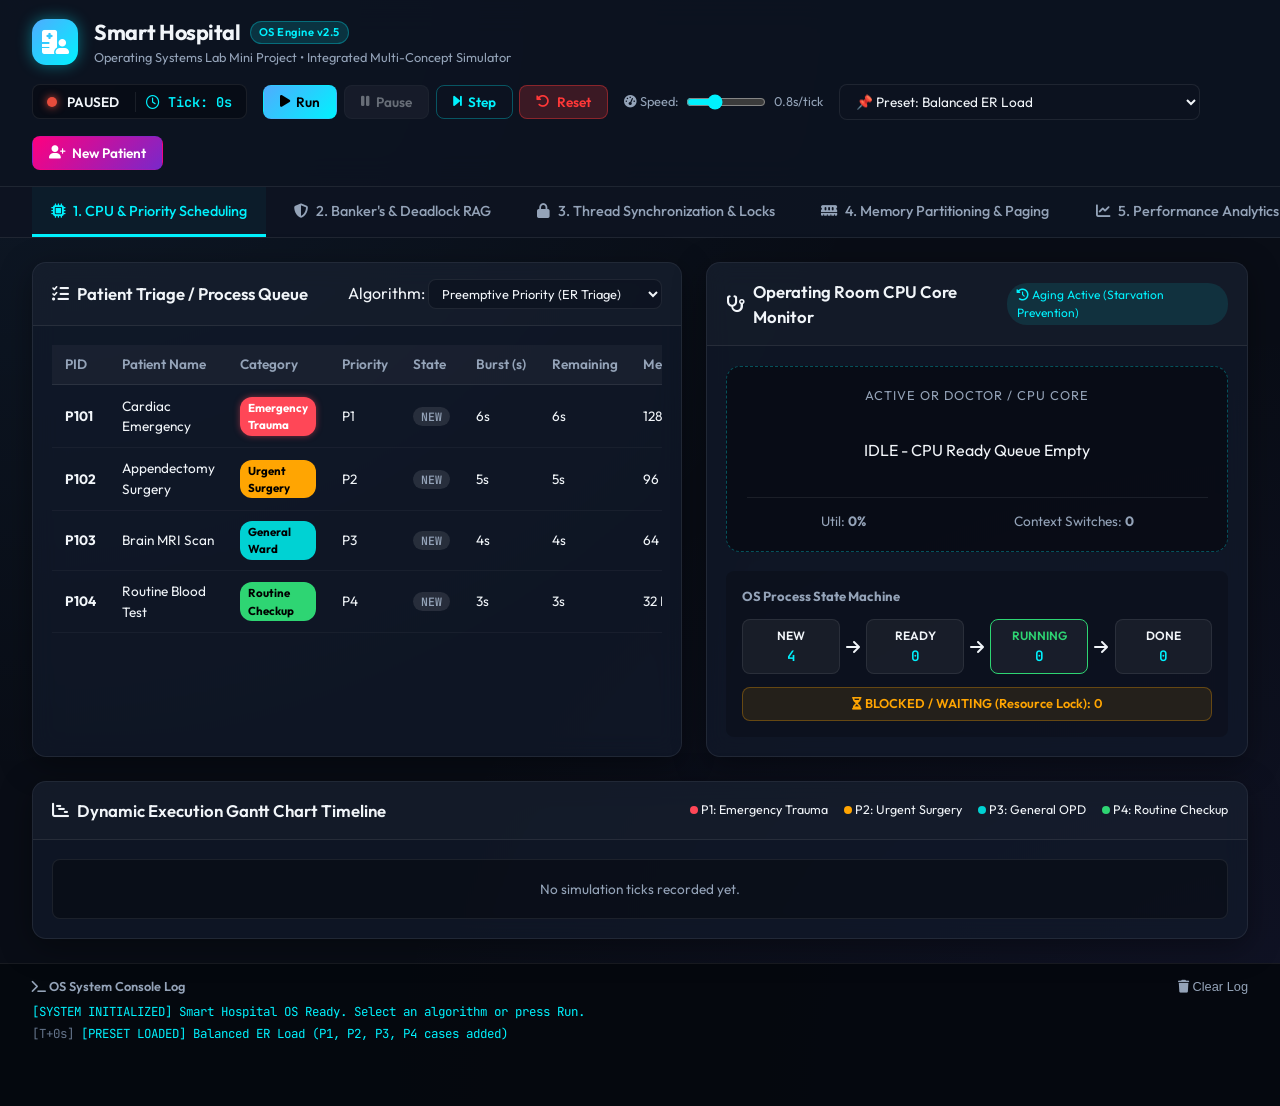
<file: operating systems lab project/index.html>
<!DOCTYPE html>
<html lang="en">
<head>
    <meta charset="UTF-8">
    <meta name="viewport" content="width=device-width, initial-scale=1.0">
    <title>Smart Hospital OS - Emergency & Resource Management Simulator</title>
    <!-- Google Fonts -->
    <link rel="preconnect" href="https://fonts.googleapis.com">
    <link rel="preconnect" href="https://fonts.gstatic.com" crossorigin>
    <link href="https://fonts.googleapis.com/css2?family=Outfit:wght@300;400;500;600;700&family=JetBrains+Mono:wght@400;500;700&display=swap" rel="stylesheet">
    <!-- FontAwesome Icons -->
    <link rel="stylesheet" href="https://cdnjs.cloudflare.com/ajax/libs/font-awesome/6.4.0/css/all.min.css">
    <link rel="stylesheet" href="css/styles.css">
</head>
<body>
    <div class="app-container">
        <!-- Top Navbar -->
        <header class="navbar">
            <div class="logo">
                <div class="logo-icon"><i class="fa-solid fa-hospital-user"></i></div>
                <div class="logo-text">
                    <h1>Smart Hospital <span class="badge-os">OS Engine v2.5</span></h1>
                    <p>Operating Systems Lab Mini Project • Integrated Multi-Concept Simulator</p>
                </div>
            </div>

            <!-- Global Simulation Control Panel -->
            <div class="controls-bar">
                <div class="sim-status">
                    <span class="status-indicator" id="status-indicator"></span>
                    <span id="status-text">PAUSED</span>
                    <span class="clock-display"><i class="fa-regular fa-clock"></i> Tick: <span id="tick-counter">0</span>s</span>
                </div>

                <div class="btn-group">
                    <button id="btn-play" class="btn btn-primary" title="Start / Resume Simulation"><i class="fa-solid fa-play"></i> Run</button>
                    <button id="btn-pause" class="btn btn-secondary" title="Pause Simulation" disabled><i class="fa-solid fa-pause"></i> Pause</button>
                    <button id="btn-step" class="btn btn-outline" title="Execute Next Clock Tick"><i class="fa-solid fa-step-forward"></i> Step</button>
                    <button id="btn-reset" class="btn btn-danger" title="Reset Simulation State"><i class="fa-solid fa-rotate-left"></i> Reset</button>
                </div>

                <div class="speed-control">
                    <label for="speed-range"><i class="fa-solid fa-gauge-high"></i> Speed:</label>
                    <input type="range" id="speed-range" min="200" max="2000" step="100" value="800">
                    <span id="speed-val">0.8s/tick</span>
                </div>

                <div class="preset-selector">
                    <select id="preset-select" class="form-select">
                        <option value="default">📌 Preset: Balanced ER Load</option>
                        <option value="mass_casualty">🚨 Scenario 1: Mass Casualty (Priority Preemption)</option>
                        <option value="deadlock_risk">⚠️ Scenario 2: Resource Contention (Deadlock Risk)</option>
                        <option value="memory_stress">💾 Scenario 3: Heavy Paging & Memory Pressure</option>
                    </select>
                </div>

                <button id="btn-add-patient" class="btn btn-accent"><i class="fa-solid fa-user-plus"></i> New Patient</button>
            </div>
        </header>

        <!-- OS Concepts Navigation Tabs -->
        <nav class="nav-tabs">
            <button class="tab-btn active" data-tab="tab-scheduling">
                <i class="fa-solid fa-microchip"></i> 1. CPU & Priority Scheduling
            </button>
            <button class="tab-btn" data-tab="tab-deadlock">
                <i class="fa-solid fa-shield-halved"></i> 2. Banker's & Deadlock RAG
            </button>
            <button class="tab-btn" data-tab="tab-sync">
                <i class="fa-solid fa-lock"></i> 3. Thread Synchronization & Locks
            </button>
            <button class="tab-btn" data-tab="tab-memory">
                <i class="fa-solid fa-memory"></i> 4. Memory Partitioning & Paging
            </button>
            <button class="tab-btn" data-tab="tab-analytics">
                <i class="fa-solid fa-chart-line"></i> 5. Performance Analytics
            </button>
        </nav>

        <!-- Main Workspace Viewports -->
        <main class="main-content">
            <!-- TAB 1: CPU & PRIORITY SCHEDULING -->
            <section id="tab-scheduling" class="tab-page active">
                <div class="grid-2col">
                    <!-- Left: Process Queue & PCB Monitor -->
                    <div class="card">
                        <div class="card-header">
                            <h3><i class="fa-solid fa-list-check"></i> Patient Triage / Process Queue</h3>
                            <div class="scheduler-algorithm-select">
                                <label for="algo-select">Algorithm:</label>
                                <select id="algo-select" class="form-select-sm">
                                    <option value="priority_p" selected>Preemptive Priority (ER Triage)</option>
                                    <option value="rr">Round Robin (Time Quantum = 2s)</option>
                                    <option value="sjf">Shortest Job First (SJF)</option>
                                    <option value="fcfs">First-Come, First-Served (FCFS)</option>
                                </select>
                            </div>
                        </div>
                        <div class="card-body">
                            <div class="table-responsive">
                                <table class="data-table" id="pcb-table">
                                    <thead>
                                        <tr>
                                            <th>PID</th>
                                            <th>Patient Name</th>
                                            <th>Category</th>
                                            <th>Priority</th>
                                            <th>State</th>
                                            <th>Burst (s)</th>
                                            <th>Remaining</th>
                                            <th>Mem (KB)</th>
                                            <th>Resource Claim</th>
                                            <th>Action</th>
                                        </tr>
                                    </thead>
                                    <tbody id="pcb-table-body">
                                        <!-- Dynamic PCB rows injected here -->
                                    </tbody>
                                </table>
                            </div>
                        </div>
                    </div>

                    <!-- Right: CPU Core Execution & Live State -->
                    <div class="card">
                        <div class="card-header">
                            <h3><i class="fa-solid fa-stethoscope"></i> Operating Room CPU Core Monitor</h3>
                            <span class="badge-active" id="aging-badge"><i class="fa-solid fa-clock-rotate-left"></i> Aging Active (Starvation Prevention)</span>
                        </div>
                        <div class="card-body">
                            <div class="cpu-core-display">
                                <div class="cpu-box">
                                    <div class="cpu-title">Active OR Doctor / CPU Core</div>
                                    <div class="cpu-content" id="cpu-current-process">
                                        <span class="idle-text">IDLE - Ready Queue Empty</span>
                                    </div>
                                    <div class="cpu-metrics" id="cpu-live-metrics">
                                        <span>Util: <strong id="cpu-util-val">0%</strong></span>
                                        <span>Context Switches: <strong id="cpu-cs-val">0</strong></span>
                                    </div>
                                </div>

                                <div class="process-state-diagram">
                                    <h4>OS Process State Machine</h4>
                                    <div class="states-flow">
                                        <div class="state-node" id="state-new">NEW <span class="count" id="cnt-new">0</span></div>
                                        <i class="fa-solid fa-arrow-right"></i>
                                        <div class="state-node" id="state-ready">READY <span class="count" id="cnt-ready">0</span></div>
                                        <i class="fa-solid fa-arrow-right"></i>
                                        <div class="state-node running" id="state-running">RUNNING <span class="count" id="cnt-running">0</span></div>
                                        <i class="fa-solid fa-arrow-right"></i>
                                        <div class="state-node" id="state-terminated">DONE <span class="count" id="cnt-terminated">0</span></div>
                                    </div>
                                    <div class="waiting-state-sub" id="state-waiting">
                                        <i class="fa-solid fa-hourglass-half"></i> BLOCKED / WAITING (Resource Lock): <span class="count" id="cnt-waiting">0</span>
                                    </div>
                                </div>
                            </div>
                        </div>
                    </div>
                </div>

                <!-- Live Timeline Gantt Chart -->
                <div class="card margin-top">
                    <div class="card-header">
                        <h3><i class="fa-solid fa-chart-gantt"></i> Dynamic Execution Gantt Chart Timeline</h3>
                        <div class="gantt-legend">
                            <span class="legend-item P1"><span class="dot"></span> P1: Emergency Trauma</span>
                            <span class="legend-item P2"><span class="dot"></span> P2: Urgent Surgery</span>
                            <span class="legend-item P3"><span class="dot"></span> P3: General OPD</span>
                            <span class="legend-item P4"><span class="dot"></span> P4: Routine Checkup</span>
                        </div>
                    </div>
                    <div class="card-body">
                        <div class="gantt-container" id="gantt-timeline">
                            <div class="gantt-empty">No simulation ticks recorded yet. Click "Run" or "Step" to begin.</div>
                        </div>
                    </div>
                </div>
            </section>

            <!-- TAB 2: BANKER'S ALGORITHM & DEADLOCK RAG GRAPH -->
            <section id="tab-deadlock" class="tab-page">
                <div class="grid-2col">
                    <!-- Left: Banker's Matrix & Safety Evaluation -->
                    <div class="card">
                        <div class="card-header">
                            <h3><i class="fa-solid fa-calculator"></i> Banker's Algorithm - Resource Matrices</h3>
                            <button id="btn-check-safety" class="btn btn-secondary btn-sm"><i class="fa-solid fa-check-double"></i> Check Safe State</button>
                        </div>
                        <div class="card-body">
                            <div class="banker-matrices">
                                <div class="matrix-box">
                                    <h4>Available Resources</h4>
                                    <div class="res-counters" id="banker-available-res">
                                        <!-- Injected dynamically -->
                                    </div>
                                </div>

                                <div class="matrix-tables-grid">
                                    <div class="matrix-sub">
                                        <h4>Allocation Matrix</h4>
                                        <div id="matrix-allocation-container"></div>
                                    </div>
                                    <div class="matrix-sub">
                                        <h4>Max Claim Matrix</h4>
                                        <div id="matrix-max-container"></div>
                                    </div>
                                    <div class="matrix-sub">
                                        <h4>Need Matrix (Max - Alloc)</h4>
                                        <div id="matrix-need-container"></div>
                                    </div>
                                </div>
                            </div>

                            <div class="safety-result-panel" id="safety-result">
                                <div class="alert alert-info">
                                    <i class="fa-solid fa-circle-info"></i> Click <strong>"Check Safe State"</strong> or request resources to run the Banker's Safety Verification.
                                </div>
                            </div>
                        </div>
                    </div>

                    <!-- Right: Resource Allocation Graph (RAG) -->
                    <div class="card">
                        <div class="card-header">
                            <h3><i class="fa-solid fa-diagram-project"></i> Interactive Resource Allocation Graph (RAG)</h3>
                            <button id="btn-detect-deadlock" class="btn btn-danger btn-sm"><i class="fa-solid fa-triangle-exclamation"></i> Detect Cycle</button>
                        </div>
                        <div class="card-body">
                            <div class="rag-canvas-wrapper">
                                <canvas id="rag-canvas" width="550" height="380"></canvas>
                                <div class="rag-legend">
                                    <span><i class="fa-solid fa-circle node-proc"></i> Process (Patient)</span>
                                    <span><i class="fa-solid fa-square node-res"></i> Resource (Equipment)</span>
                                    <span><i class="fa-solid fa-arrow-right edge-alloc"></i> Allocation (Held)</span>
                                    <span><i class="fa-solid fa-arrow-right edge-req"></i> Request (Wait)</span>
                                </div>
                            </div>
                            <div id="rag-detection-banner" class="rag-banner">
                                <span id="rag-status-text">Status: Normal - No Deadlock Cycles Detected</span>
                            </div>
                        </div>
                    </div>
                </div>
            </section>

            <!-- TAB 3: THREAD SYNCHRONIZATION & MUTEX LOCKS -->
            <section id="tab-sync" class="tab-page">
                <div class="card">
                    <div class="card-header">
                        <h3><i class="fa-solid fa-lock"></i> Critical Section & Semaphore / Mutex Monitor</h3>
                        <p class="subtitle">Ensures exclusive access to shared medical units (ICU, Ventilator, MRI, Surgery Suite) to avoid race conditions.</p>
                    </div>
                    <div class="card-body">
                        <div class="resources-sync-grid" id="sync-resources-grid">
                            <!-- Dynamically generated mutex cards for ICU, Ventilator, MRI, Surgery Room -->
                        </div>
                    </div>
                </div>
            </section>

            <!-- TAB 4: MEMORY MANAGEMENT & PAGING -->
            <section id="tab-memory" class="tab-page">
                <div class="grid-2col">
                    <!-- Left: Main Memory Allocation (First-Fit, Best-Fit, Worst-Fit) -->
                    <div class="card">
                        <div class="card-header">
                            <h3><i class="fa-solid fa-hard-drive"></i> Main Memory Partitioning</h3>
                            <div class="fit-algorithm-select">
                                <label for="mem-algo-select">Policy:</label>
                                <select id="mem-algo-select" class="form-select-sm">
                                    <option value="first_fit" selected>First-Fit</option>
                                    <option value="best_fit">Best-Fit</option>
                                    <option value="worst_fit">Worst-Fit</option>
                                </select>
                            </div>
                        </div>
                        <div class="card-body">
                            <div class="memory-stats-summary">
                                <span>Total Memory: <strong>1024 KB</strong></span>
                                <span>Used: <strong id="mem-used-val">0 KB</strong></span>
                                <span>Free: <strong id="mem-free-val">1024 KB</strong></span>
                                <span>Ext. Fragmentation: <strong id="mem-frag-val">0 KB</strong></span>
                            </div>

                            <div class="memory-visualizer" id="memory-map-bar">
                                <!-- Memory blocks rendered dynamically -->
                            </div>
                        </div>
                    </div>

                    <!-- Right: Virtual Memory Paging & Page Replacement -->
                    <div class="card">
                        <div class="card-header">
                            <h3><i class="fa-solid fa-layer-group"></i> Virtual Memory Page Table & LRU / FIFO Simulation</h3>
                            <div class="page-algo-select">
                                <label for="page-algo-select">Page Replacement:</label>
                                <select id="page-algo-select" class="form-select-sm">
                                    <option value="lru" selected>LRU (Least Recently Used)</option>
                                    <option value="fifo">FIFO (First-In, First-Out)</option>
                                </select>
                            </div>
                        </div>
                        <div class="card-body">
                            <div class="paging-stats">
                                <span class="badge-metric"><i class="fa-solid fa-circle-check"></i> Page Hits: <strong id="page-hits-val">0</strong></span>
                                <span class="badge-metric danger"><i class="fa-solid fa-circle-xmark"></i> Page Faults: <strong id="page-faults-val">0</strong></span>
                                <span class="badge-metric info">Hit Ratio: <strong id="page-ratio-val">100%</strong></span>
                            </div>

                            <div class="page-frames-wrapper">
                                <h4>Physical Page Frames (4 Frames Available)</h4>
                                <div class="page-frames-grid" id="page-frames-container">
                                    <!-- Dynamic frames -->
                                </div>
                            </div>

                            <div class="page-request-simulator margin-top">
                                <h4>Simulate Patient Medical File Page Request</h4>
                                <div class="input-group">
                                    <input type="number" id="page-req-input" min="0" max="15" value="3" class="form-control-sm" placeholder="Page # (0-15)">
                                    <button id="btn-request-page" class="btn btn-secondary btn-sm"><i class="fa-solid fa-file-export"></i> Access Page</button>
                                </div>
                                <div id="page-request-log" class="page-log-box">Log: Access records to see page hits and faults.</div>
                            </div>
                        </div>
                    </div>
                </div>
            </section>

            <!-- TAB 5: ANALYTICS & OS COMPARATIVE METRICS -->
            <section id="tab-analytics" class="tab-page">
                <div class="grid-3col">
                    <div class="stat-card">
                        <div class="stat-icon"><i class="fa-solid fa-stopwatch"></i></div>
                        <div class="stat-info">
                            <h4>Avg Waiting Time</h4>
                            <span class="stat-value" id="stat-avg-wait">0.00 s</span>
                        </div>
                    </div>
                    <div class="stat-card">
                        <div class="stat-icon"><i class="fa-solid fa-right-left"></i></div>
                        <div class="stat-info">
                            <h4>Avg Turnaround Time</h4>
                            <span class="stat-value" id="stat-avg-turnaround">0.00 s</span>
                        </div>
                    </div>
                    <div class="stat-card">
                        <div class="stat-icon"><i class="fa-solid fa-bolt"></i></div>
                        <div class="stat-info">
                            <h4>CPU Throughput</h4>
                            <span class="stat-value" id="stat-throughput">0.00 proc/min</span>
                        </div>
                    </div>
                </div>

                <div class="card margin-top">
                    <div class="card-header">
                        <h3><i class="fa-solid fa-square-poll-vertical"></i> Operating System Concept Audit & Assessment Table</h3>
                    </div>
                    <div class="card-body">
                        <table class="data-table">
                            <thead>
                                <tr>
                                    <th>OS Concept</th>
                                    <th>Implementation Method</th>
                                    <th>Hospital Real-World Mapping</th>
                                    <th>Current Active Status</th>
                                </tr>
                            </thead>
                            <tbody>
                                <tr>
                                    <td><strong>1. CPU & Priority Scheduling</strong></td>
                                    <td>Preemptive Priority / RR / SJF with Context Switching</td>
                                    <td>Emergency Triage (P1 Trauma vs P4 Routine)</td>
                                    <td><span class="status-badge green">ACTIVE</span></td>
                                </tr>
                                <tr>
                                    <td><strong>2. Process Management</strong></td>
                                    <td>Process Control Block (PCB), State Transitions</td>
                                    <td>Patient Treatment Lifecycle (Arrival to Discharge)</td>
                                    <td><span class="status-badge green">ACTIVE</span></td>
                                </tr>
                                <tr>
                                    <td><strong>3. Thread Synchronization</strong></td>
                                    <td>Mutex Locks & Counting Semaphores</td>
                                    <td>Shared Medical Equipment (ICU, Surgery Suite, MRI)</td>
                                    <td><span class="status-badge green">ACTIVE</span></td>
                                </tr>
                                <tr>
                                    <td><strong>4. Deadlock Management</strong></td>
                                    <td>Banker's Safety Algorithm & RAG Cycle Detection</td>
                                    <td>Preventing multi-equipment surgical deadlock</td>
                                    <td><span class="status-badge green">ACTIVE</span></td>
                                </tr>
                                <tr>
                                    <td><strong>5. Memory & Paging</strong></td>
                                    <td>First-Fit/Best-Fit Allocation & LRU/FIFO Paging</td>
                                    <td>Patient Medical Files & Diagnostic Image Buffers</td>
                                    <td><span class="status-badge green">ACTIVE</span></td>
                                </tr>
                            </tbody>
                        </table>
                    </div>
                </div>
            </section>
        </main>

        <!-- Bottom Execution Log Streamer -->
        <footer class="log-footer">
            <div class="log-header">
                <span><i class="fa-solid fa-terminal"></i> OS System Console Log</span>
                <button id="btn-clear-log" class="btn-text-sm"><i class="fa-solid fa-trash"></i> Clear Log</button>
            </div>
            <div class="log-content" id="os-log-container">
                <div class="log-entry system">[SYSTEM INITIALIZED] Smart Hospital OS Ready. Select an algorithm or press Run.</div>
            </div>
        </footer>
    </div>

    <!-- Modal: Add New Patient / Process -->
    <div class="modal-overlay" id="add-patient-modal">
        <div class="modal-card">
            <div class="modal-header">
                <h3><i class="fa-solid fa-user-plus"></i> Register New Hospital Patient Process</h3>
                <button class="modal-close" id="modal-close-btn">&times;</button>
            </div>
            <form id="add-patient-form">
                <div class="modal-body">
                    <div class="form-group">
                        <label for="input-patient-name">Patient Name / Condition:</label>
                        <input type="text" id="input-patient-name" class="form-control" placeholder="e.g. Cardiac Arrest Case" required>
                    </div>

                    <div class="grid-2col-compact">
                        <div class="form-group">
                            <label for="input-priority">Priority Level:</label>
                            <select id="input-priority" class="form-control">
                                <option value="1">P1 - Emergency Trauma (Highest)</option>
                                <option value="2" selected>P2 - Urgent Surgery</option>
                                <option value="3">P3 - General OPD Ward</option>
                                <option value="4">P4 - Routine Checkup (Lowest)</option>
                            </select>
                        </div>

                        <div class="form-group">
                            <label for="input-burst">Burst Time (seconds):</label>
                            <input type="number" id="input-burst" min="1" max="20" value="4" class="form-control" required>
                        </div>
                    </div>

                    <div class="grid-2col-compact">
                        <div class="form-group">
                            <label for="input-memory">Memory Needed (KB):</label>
                            <input type="number" id="input-memory" min="32" max="256" step="16" value="128" class="form-control" required>
                        </div>

                        <div class="form-group">
                            <label for="input-resource">Primary Equipment Required:</label>
                            <select id="input-resource" class="form-control">
                                <option value="none">None (General Ward)</option>
                                <option value="ICU">ICU Bed</option>
                                <option value="Ventilator">Ventilator</option>
                                <option value="MRI">MRI Scanner</option>
                                <option value="OR">Surgery Room</option>
                            </select>
                        </div>
                    </div>
                </div>
                <div class="modal-footer">
                    <button type="button" class="btn btn-secondary" id="modal-cancel-btn">Cancel</button>
                    <button type="submit" class="btn btn-primary"><i class="fa-solid fa-plus"></i> Add Process to Queue</button>
                </div>
            </form>
        </div>
    </div>

    <!-- Application JavaScript Modules -->
    <script src="js/process_manager.js"></script>
    <script src="js/cpu_scheduler.js"></script>
    <script src="js/banker_rag.js"></script>
    <script src="js/synchronization.js"></script>
    <script src="js/memory_manager.js"></script>
    <script src="js/os_engine.js"></script>
    <script src="js/ui_controller.js"></script>
</body>
</html>
</file>
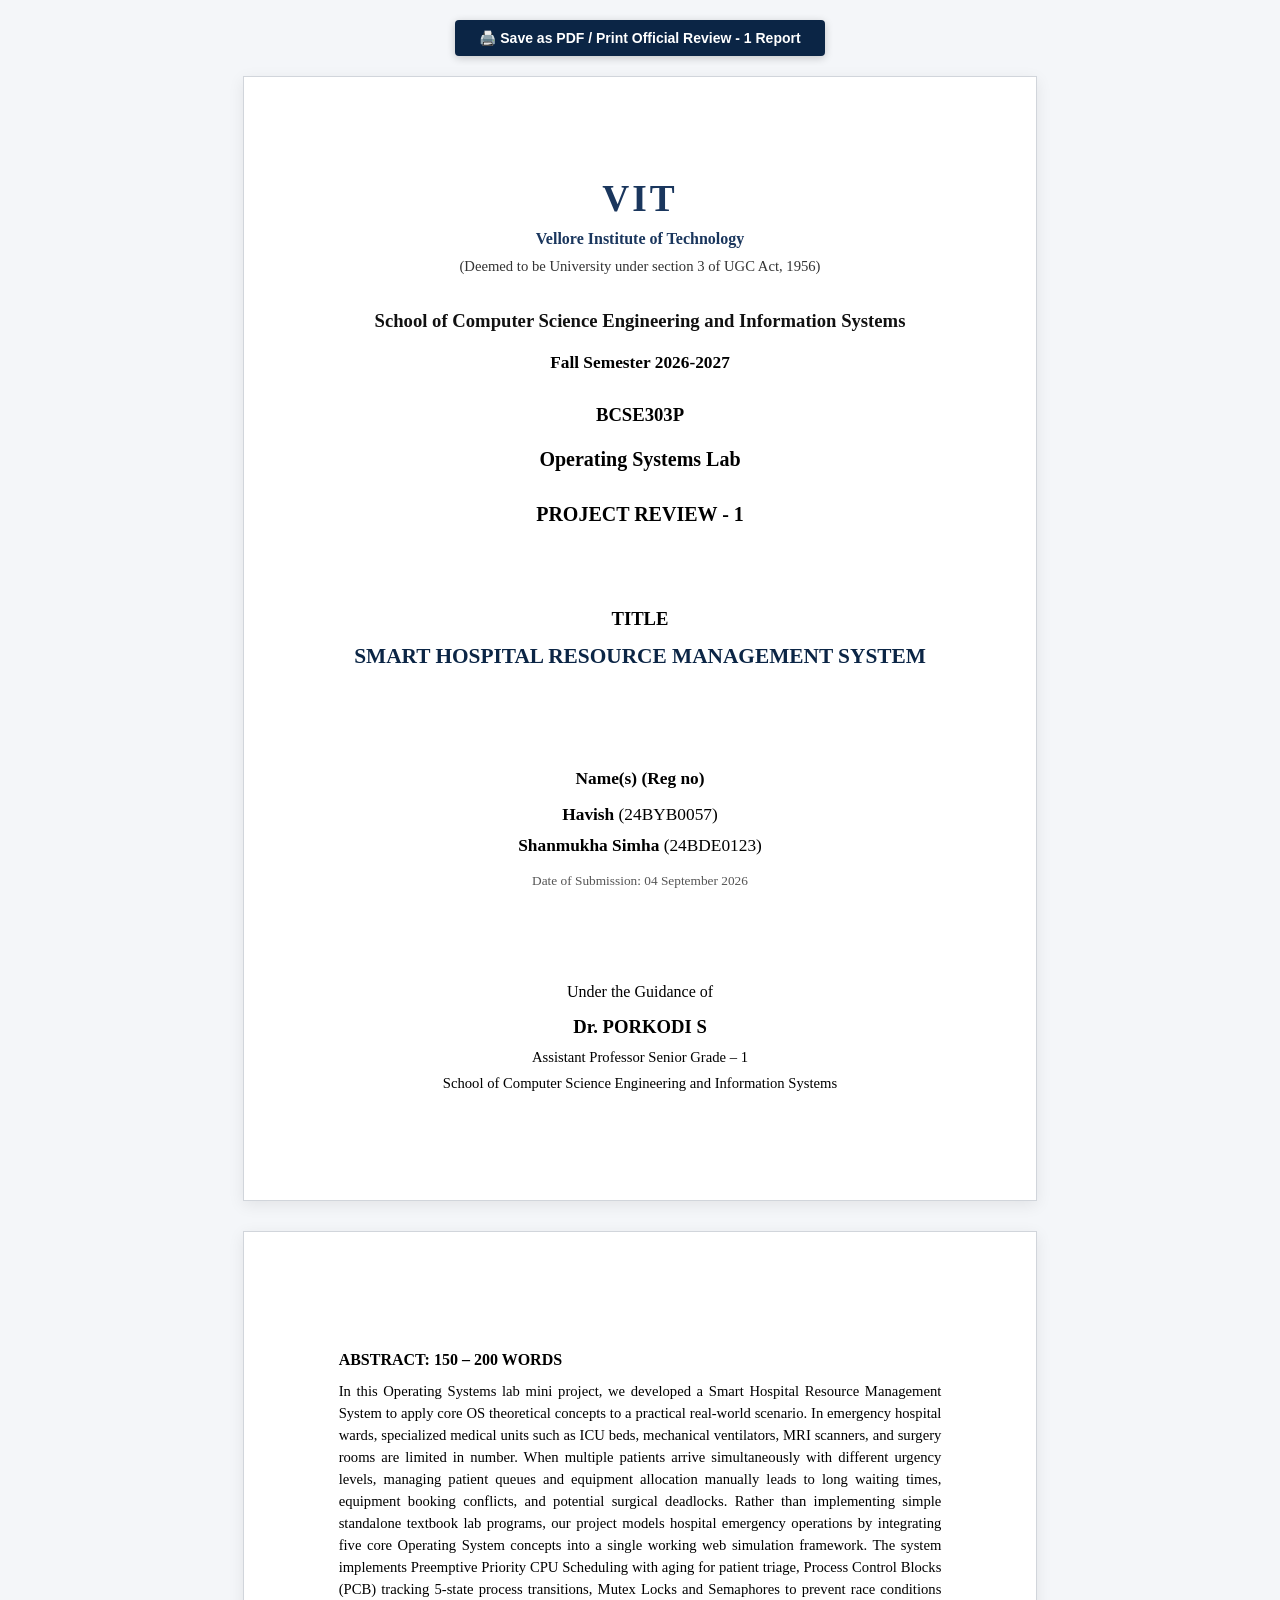
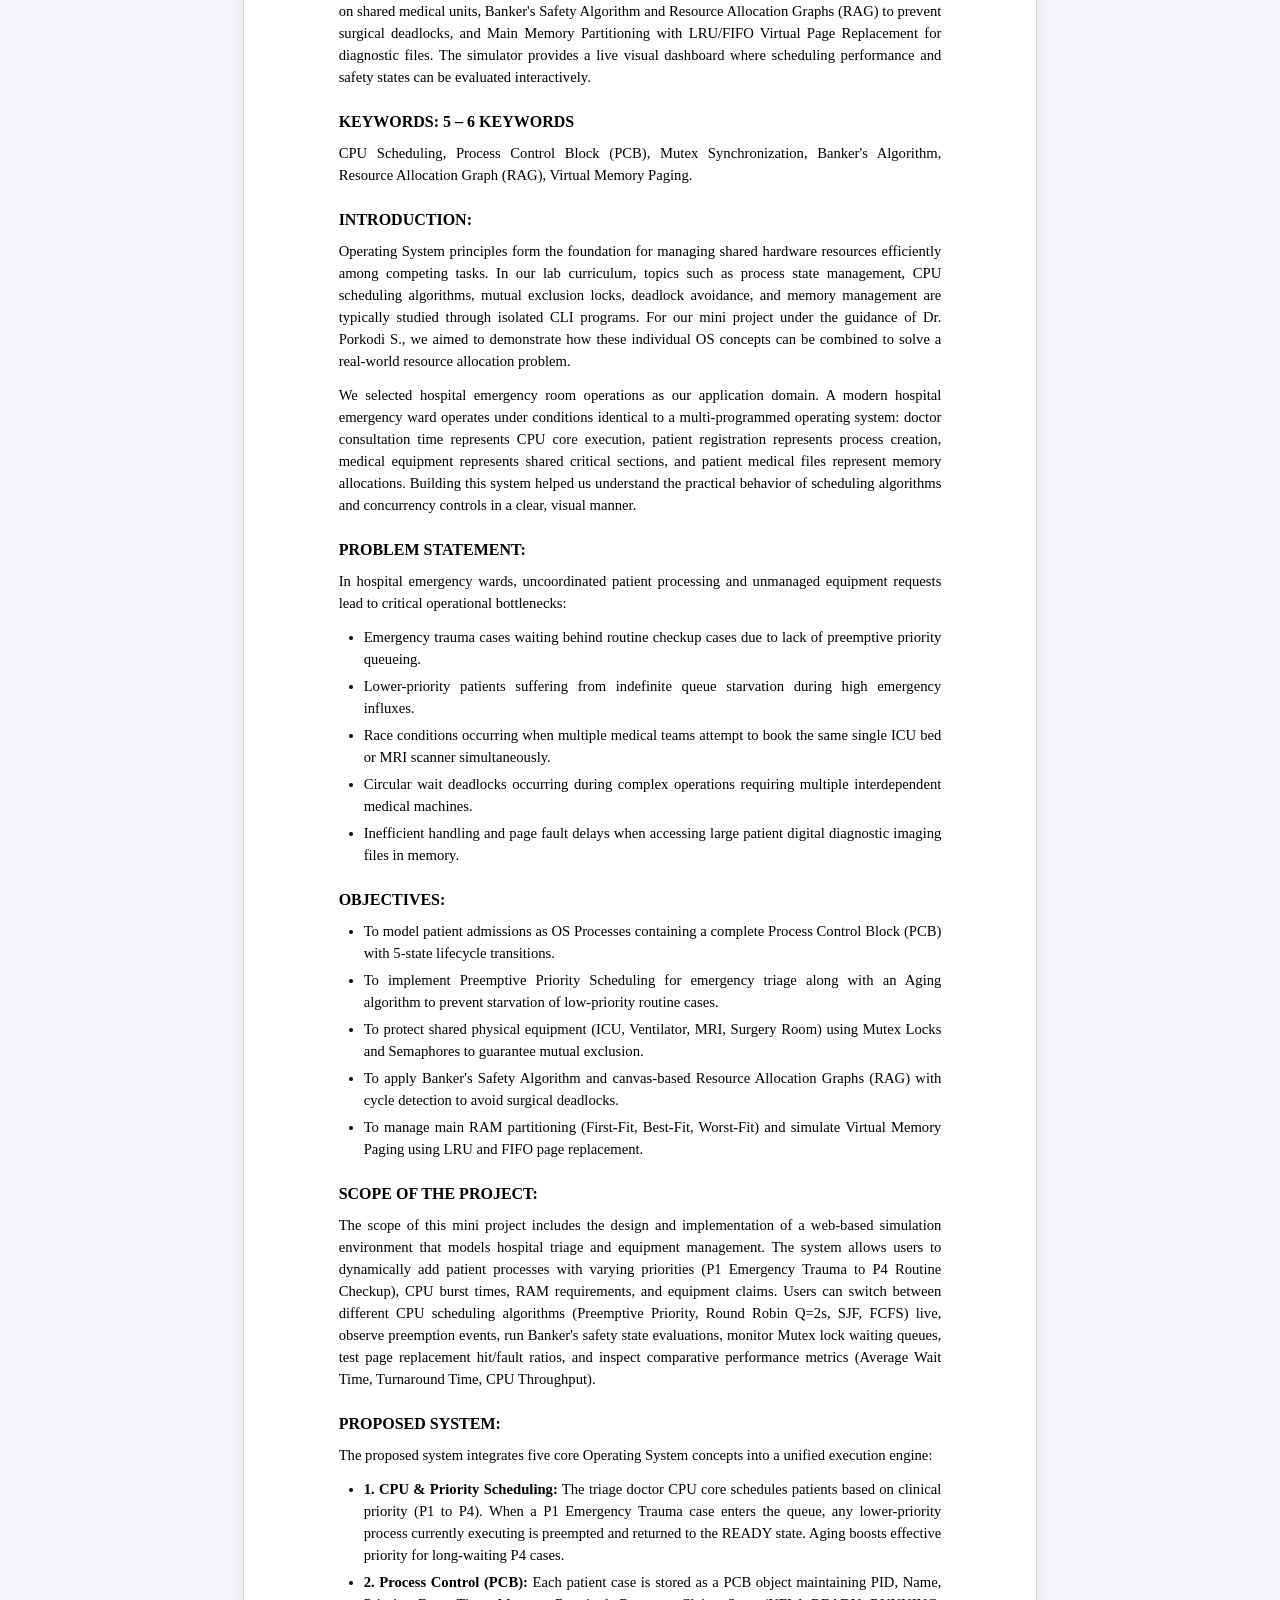
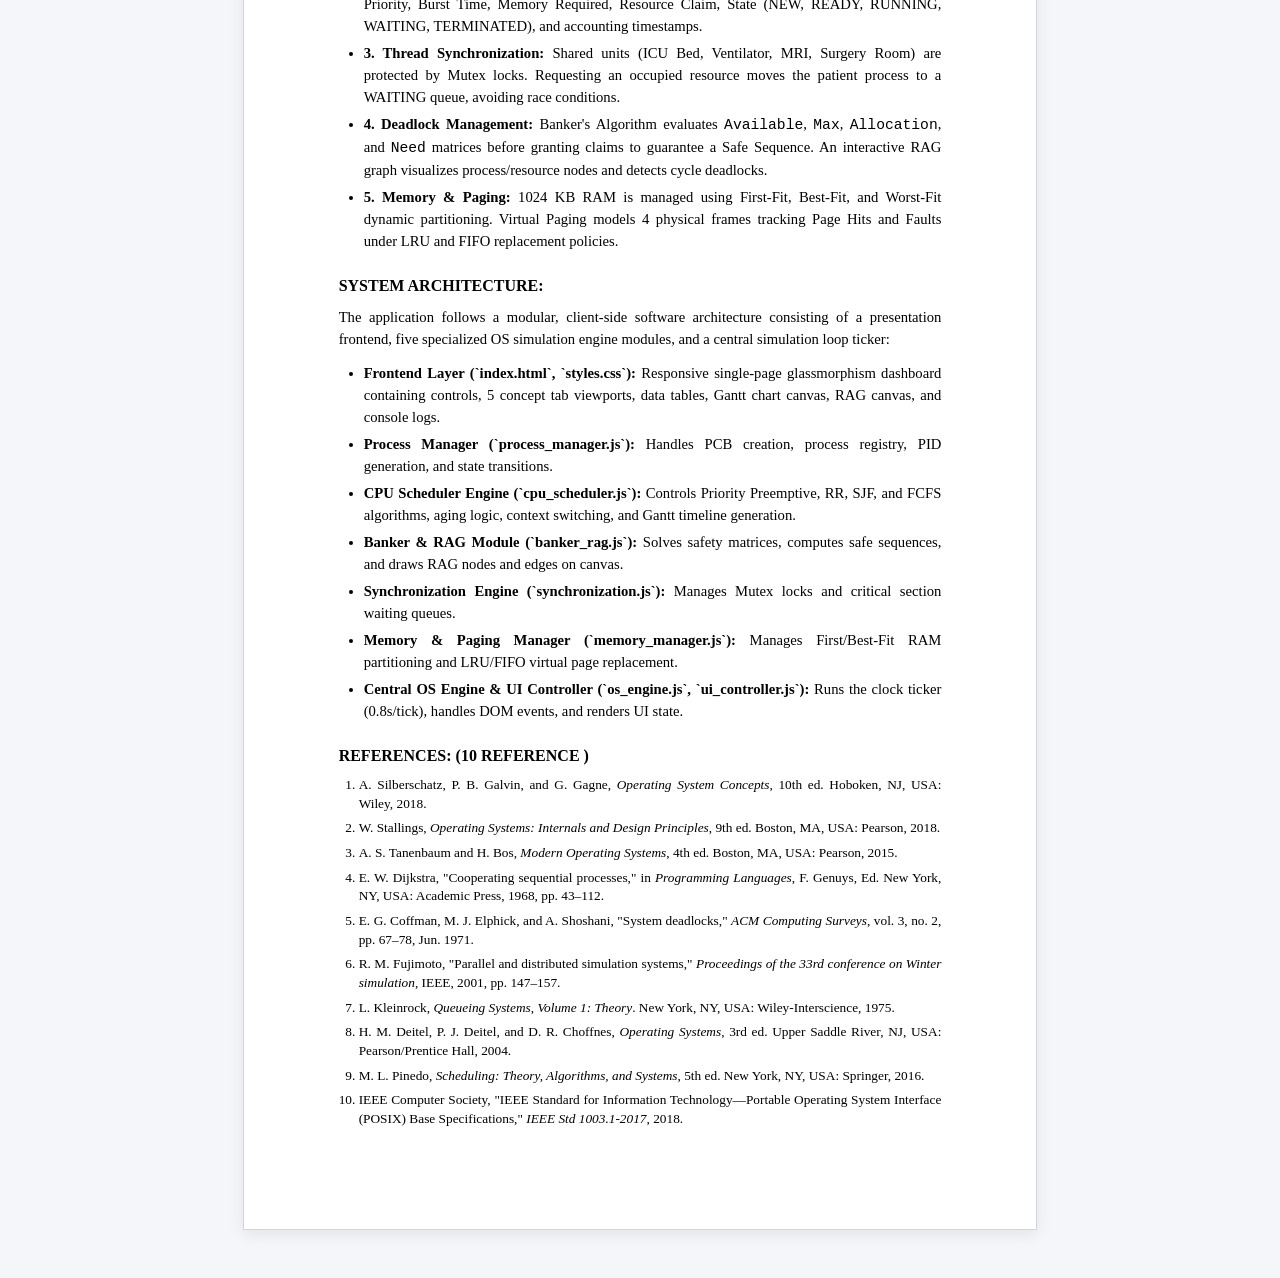
<file: operating systems lab project/Project_Review_1.html>
<!DOCTYPE html>
<html lang="en">
<head>
    <meta charset="UTF-8">
    <meta name="viewport" content="width=device-width, initial-scale=1.0">
    <title>BCSE303P - Project Review 1 - Smart Hospital Resource Management System</title>
    <style>
        @page {
            size: A4;
            margin: 20mm 20mm 20mm 20mm;
        }

        * {
            box-sizing: border-box;
            margin: 0;
            padding: 0;
        }

        body {
            font-family: 'Times New Roman', Times, serif;
            color: #000000;
            line-height: 1.5;
            background: #f4f6f9;
            padding: 20px 0;
        }

        .document-page {
            width: 210mm;
            min-height: 297mm;
            margin: 0 auto 30px auto;
            background: #ffffff;
            padding: 25mm 25mm 25mm 25mm;
            border: 1px solid #d1d5db;
            box-shadow: 0 4px 15px rgba(0,0,0,0.08);
            position: relative;
        }

        /* Cover Page Styling */
        .cover-page {
            display: flex;
            flex-direction: column;
            align-items: center;
            justify-content: space-between;
            text-align: center;
            height: 247mm; /* Printable height within margins */
        }

        .vit-header-text {
            font-size: 26pt;
            font-weight: bold;
            letter-spacing: 2px;
            color: #0b2545;
            margin-top: 10px;
        }

        .vit-subtext {
            font-size: 11pt;
            font-weight: normal;
            color: #333333;
            margin-top: 4px;
        }

        .school-title {
            font-size: 14pt;
            font-weight: bold;
            margin-top: 30px;
            color: #111111;
        }

        .sem-text {
            font-size: 13pt;
            font-weight: bold;
            margin-top: 15px;
        }

        .course-code {
            font-size: 14pt;
            font-weight: bold;
            margin-top: 25px;
        }

        .course-title {
            font-size: 15pt;
            font-weight: bold;
            margin-top: 15px;
        }

        .review-tag {
            font-size: 15pt;
            font-weight: bold;
            margin-top: 25px;
            text-transform: uppercase;
        }

        .project-title-box {
            margin-top: 30px;
            margin-bottom: 20px;
        }

        .project-title-label {
            font-size: 14pt;
            font-weight: bold;
            text-transform: uppercase;
        }

        .project-title-val {
            font-size: 16pt;
            font-weight: bold;
            color: #0b2545;
            margin-top: 8px;
            text-transform: uppercase;
        }

        .students-box {
            margin-top: 25px;
            font-size: 13pt;
            line-height: 1.8;
        }

        .guidance-box {
            margin-top: 40px;
            font-size: 12pt;
            line-height: 1.6;
        }

        .guide-name {
            font-size: 14pt;
            font-weight: bold;
            margin-top: 8px;
        }

        /* Review Content Page Styling */
        .section-heading {
            font-size: 12pt;
            font-weight: bold;
            text-transform: uppercase;
            margin-top: 22px;
            margin-bottom: 8px;
        }

        p.content-p {
            font-size: 11pt;
            text-align: justify;
            margin-bottom: 12px;
            text-indent: 0;
            line-height: 1.5;
        }

        ul.content-list {
            margin-left: 25px;
            margin-bottom: 12px;
        }

        li.content-item {
            font-size: 11pt;
            margin-bottom: 5px;
            text-align: justify;
        }

        .ref-list {
            margin-left: 20px;
            font-size: 10pt;
            line-height: 1.4;
        }

        .ref-item {
            margin-bottom: 6px;
            text-align: justify;
        }

        .print-btn-bar {
            text-align: center;
            margin-bottom: 20px;
        }

        .btn-print {
            background: #0b2545;
            color: #ffffff;
            border: none;
            padding: 10px 24px;
            font-size: 14px;
            font-weight: bold;
            border-radius: 4px;
            cursor: pointer;
            box-shadow: 0 2px 8px rgba(0,0,0,0.2);
        }

        @media print {
            body { background: #ffffff; padding: 0; }
            .document-page { box-shadow: none; border: none; margin: 0; width: 100%; padding: 0; }
            .print-btn-bar { display: none; }
            .page-break { page-break-before: always; }
        }
    </style>
</head>
<body>

    <div class="print-btn-bar">
        <button class="btn-print" onclick="window.print()">🖨️ Save as PDF / Print Official Review - 1 Report</button>
    </div>

    <!-- PAGE 1: OFFICIAL COVER PAGE -->
    <div class="document-page">
        <div class="cover-page">
            <div style="width: 100%;">
                <div style="font-size: 28pt; font-weight: bold; color: #1a365d; letter-spacing: 3px;">VIT</div>
                <div style="font-size: 12pt; font-weight: bold; color: #1a365d;">Vellore Institute of Technology</div>
                <div class="vit-subtext">(Deemed to be University under section 3 of UGC Act, 1956)</div>
                
                <div class="school-title">School of Computer Science Engineering and Information Systems</div>
                <div class="sem-text">Fall Semester 2026-2027</div>
                
                <div class="course-code">BCSE303P</div>
                <div class="course-title">Operating Systems Lab</div>
                <div class="review-tag">Project Review - 1</div>
            </div>

            <div class="project-title-box">
                <div class="project-title-label">TITLE</div>
                <div class="project-title-val">Smart Hospital Resource Management System</div>
            </div>

            <div class="students-box">
                <div style="font-weight: bold; margin-bottom: 5px;">Name(s) (Reg no)</div>
                <div><strong>Havish</strong> (24BYB0057)</div>
                <div><strong>Shanmukha Simha</strong> (24BDE0123)</div>
                <div style="font-size: 10pt; color: #555; margin-top: 8px;">Date of Submission: 04 September 2026</div>
            </div>

            <div class="guidance-box" style="margin-bottom: 10px;">
                <div>Under the Guidance of</div>
                <div class="guide-name">Dr. PORKODI S</div>
                <div style="font-size: 11pt; margin-top: 4px;">Assistant Professor Senior Grade – 1</div>
                <div style="font-size: 11pt; margin-top: 2px;">School of Computer Science Engineering and Information Systems</div>
            </div>
        </div>
    </div>

    <!-- PAGE 2 & 3: TEMPLATE SECTIONS (HUMANIZED STUDENT FORMAT) -->
    <div class="document-page page-break">
        
        <!-- ABSTRACT -->
        <div class="section-heading">ABSTRACT: 150 – 200 words</div>
        <p class="content-p">
            In this Operating Systems lab mini project, we developed a Smart Hospital Resource Management System to apply core OS theoretical concepts to a practical real-world scenario. In emergency hospital wards, specialized medical units such as ICU beds, mechanical ventilators, MRI scanners, and surgery rooms are limited in number. When multiple patients arrive simultaneously with different urgency levels, managing patient queues and equipment allocation manually leads to long waiting times, equipment booking conflicts, and potential surgical deadlocks. Rather than implementing simple standalone textbook lab programs, our project models hospital emergency operations by integrating five core Operating System concepts into a single working web simulation framework. The system implements Preemptive Priority CPU Scheduling with aging for patient triage, Process Control Blocks (PCB) tracking 5-state process transitions, Mutex Locks and Semaphores to prevent race conditions on shared medical units, Banker's Safety Algorithm and Resource Allocation Graphs (RAG) to prevent surgical deadlocks, and Main Memory Partitioning with LRU/FIFO Virtual Page Replacement for diagnostic files. The simulator provides a live visual dashboard where scheduling performance and safety states can be evaluated interactively.
        </p>

        <!-- KEYWORDS -->
        <div class="section-heading">Keywords: 5 – 6 keywords</div>
        <p class="content-p">
            CPU Scheduling, Process Control Block (PCB), Mutex Synchronization, Banker's Algorithm, Resource Allocation Graph (RAG), Virtual Memory Paging.
        </p>

        <!-- INTRODUCTION -->
        <div class="section-heading">INTRODUCTION:</div>
        <p class="content-p">
            Operating System principles form the foundation for managing shared hardware resources efficiently among competing tasks. In our lab curriculum, topics such as process state management, CPU scheduling algorithms, mutual exclusion locks, deadlock avoidance, and memory management are typically studied through isolated CLI programs. For our mini project under the guidance of Dr. Porkodi S., we aimed to demonstrate how these individual OS concepts can be combined to solve a real-world resource allocation problem.
        </p>
        <p class="content-p">
            We selected hospital emergency room operations as our application domain. A modern hospital emergency ward operates under conditions identical to a multi-programmed operating system: doctor consultation time represents CPU core execution, patient registration represents process creation, medical equipment represents shared critical sections, and patient medical files represent memory allocations. Building this system helped us understand the practical behavior of scheduling algorithms and concurrency controls in a clear, visual manner.
        </p>

        <!-- PROBLEM STATEMENT -->
        <div class="section-heading">PROBLEM STATEMENT:</div>
        <p class="content-p">
            In hospital emergency wards, uncoordinated patient processing and unmanaged equipment requests lead to critical operational bottlenecks:
        </p>
        <ul class="content-list">
            <li class="content-item">Emergency trauma cases waiting behind routine checkup cases due to lack of preemptive priority queueing.</li>
            <li class="content-item">Lower-priority patients suffering from indefinite queue starvation during high emergency influxes.</li>
            <li class="content-item">Race conditions occurring when multiple medical teams attempt to book the same single ICU bed or MRI scanner simultaneously.</li>
            <li class="content-item">Circular wait deadlocks occurring during complex operations requiring multiple interdependent medical machines.</li>
            <li class="content-item">Inefficient handling and page fault delays when accessing large patient digital diagnostic imaging files in memory.</li>
        </ul>

        <!-- OBJECTIVES -->
        <div class="section-heading">OBJECTIVES:</div>
        <ul class="content-list">
            <li class="content-item">To model patient admissions as OS Processes containing a complete Process Control Block (PCB) with 5-state lifecycle transitions.</li>
            <li class="content-item">To implement Preemptive Priority Scheduling for emergency triage along with an Aging algorithm to prevent starvation of low-priority routine cases.</li>
            <li class="content-item">To protect shared physical equipment (ICU, Ventilator, MRI, Surgery Room) using Mutex Locks and Semaphores to guarantee mutual exclusion.</li>
            <li class="content-item">To apply Banker's Safety Algorithm and canvas-based Resource Allocation Graphs (RAG) with cycle detection to avoid surgical deadlocks.</li>
            <li class="content-item">To manage main RAM partitioning (First-Fit, Best-Fit, Worst-Fit) and simulate Virtual Memory Paging using LRU and FIFO page replacement.</li>
        </ul>

        <!-- SCOPE OF THE PROJECT -->
        <div class="section-heading">SCOPE OF THE PROJECT:</div>
        <p class="content-p">
            The scope of this mini project includes the design and implementation of a web-based simulation environment that models hospital triage and equipment management. The system allows users to dynamically add patient processes with varying priorities (P1 Emergency Trauma to P4 Routine Checkup), CPU burst times, RAM requirements, and equipment claims. Users can switch between different CPU scheduling algorithms (Preemptive Priority, Round Robin Q=2s, SJF, FCFS) live, observe preemption events, run Banker's safety state evaluations, monitor Mutex lock waiting queues, test page replacement hit/fault ratios, and inspect comparative performance metrics (Average Wait Time, Turnaround Time, CPU Throughput).
        </p>

        <!-- PROPOSED SYSTEM -->
        <div class="section-heading">PROPOSED SYSTEM:</div>
        <p class="content-p">
            The proposed system integrates five core Operating System concepts into a unified execution engine:
        </p>
        <ul class="content-list">
            <li class="content-item"><strong>1. CPU & Priority Scheduling:</strong> The triage doctor CPU core schedules patients based on clinical priority (P1 to P4). When a P1 Emergency Trauma case enters the queue, any lower-priority process currently executing is preempted and returned to the READY state. Aging boosts effective priority for long-waiting P4 cases.</li>
            <li class="content-item"><strong>2. Process Control (PCB):</strong> Each patient case is stored as a PCB object maintaining PID, Name, Priority, Burst Time, Memory Required, Resource Claim, State (NEW, READY, RUNNING, WAITING, TERMINATED), and accounting timestamps.</li>
            <li class="content-item"><strong>3. Thread Synchronization:</strong> Shared units (ICU Bed, Ventilator, MRI, Surgery Room) are protected by Mutex locks. Requesting an occupied resource moves the patient process to a WAITING queue, avoiding race conditions.</li>
            <li class="content-item"><strong>4. Deadlock Management:</strong> Banker's Algorithm evaluates <code>Available</code>, <code>Max</code>, <code>Allocation</code>, and <code>Need</code> matrices before granting claims to guarantee a Safe Sequence. An interactive RAG graph visualizes process/resource nodes and detects cycle deadlocks.</li>
            <li class="content-item"><strong>5. Memory & Paging:</strong> 1024 KB RAM is managed using First-Fit, Best-Fit, and Worst-Fit dynamic partitioning. Virtual Paging models 4 physical frames tracking Page Hits and Faults under LRU and FIFO replacement policies.</li>
        </ul>

        <!-- SYSTEM ARCHITECTURE -->
        <div class="section-heading">SYSTEM ARCHITECTURE:</div>
        <p class="content-p">
            The application follows a modular, client-side software architecture consisting of a presentation frontend, five specialized OS simulation engine modules, and a central simulation loop ticker:
        </p>
        <ul class="content-list">
            <li class="content-item"><strong>Frontend Layer (`index.html`, `styles.css`):</strong> Responsive single-page glassmorphism dashboard containing controls, 5 concept tab viewports, data tables, Gantt chart canvas, RAG canvas, and console logs.</li>
            <li class="content-item"><strong>Process Manager (`process_manager.js`):</strong> Handles PCB creation, process registry, PID generation, and state transitions.</li>
            <li class="content-item"><strong>CPU Scheduler Engine (`cpu_scheduler.js`):</strong> Controls Priority Preemptive, RR, SJF, and FCFS algorithms, aging logic, context switching, and Gantt timeline generation.</li>
            <li class="content-item"><strong>Banker & RAG Module (`banker_rag.js`):</strong> Solves safety matrices, computes safe sequences, and draws RAG nodes and edges on canvas.</li>
            <li class="content-item"><strong>Synchronization Engine (`synchronization.js`):</strong> Manages Mutex locks and critical section waiting queues.</li>
            <li class="content-item"><strong>Memory & Paging Manager (`memory_manager.js`):</strong> Manages First/Best-Fit RAM partitioning and LRU/FIFO virtual page replacement.</li>
            <li class="content-item"><strong>Central OS Engine & UI Controller (`os_engine.js`, `ui_controller.js`):</strong> Runs the clock ticker (0.8s/tick), handles DOM events, and renders UI state.</li>
        </ul>

        <!-- REFERENCES -->
        <div class="section-heading">REFERENCES: (10 reference )</div>
        <ol class="ref-list">
            <li class="ref-item">A. Silberschatz, P. B. Galvin, and G. Gagne, <em>Operating System Concepts</em>, 10th ed. Hoboken, NJ, USA: Wiley, 2018.</li>
            <li class="ref-item">W. Stallings, <em>Operating Systems: Internals and Design Principles</em>, 9th ed. Boston, MA, USA: Pearson, 2018.</li>
            <li class="ref-item">A. S. Tanenbaum and H. Bos, <em>Modern Operating Systems</em>, 4th ed. Boston, MA, USA: Pearson, 2015.</li>
            <li class="ref-item">E. W. Dijkstra, "Cooperating sequential processes," in <em>Programming Languages</em>, F. Genuys, Ed. New York, NY, USA: Academic Press, 1968, pp. 43–112.</li>
            <li class="ref-item">E. G. Coffman, M. J. Elphick, and A. Shoshani, "System deadlocks," <em>ACM Computing Surveys</em>, vol. 3, no. 2, pp. 67–78, Jun. 1971.</li>
            <li class="ref-item">R. M. Fujimoto, "Parallel and distributed simulation systems," <em>Proceedings of the 33rd conference on Winter simulation</em>, IEEE, 2001, pp. 147–157.</li>
            <li class="ref-item">L. Kleinrock, <em>Queueing Systems, Volume 1: Theory</em>. New York, NY, USA: Wiley-Interscience, 1975.</li>
            <li class="ref-item">H. M. Deitel, P. J. Deitel, and D. R. Choffnes, <em>Operating Systems</em>, 3rd ed. Upper Saddle River, NJ, USA: Pearson/Prentice Hall, 2004.</li>
            <li class="ref-item">M. L. Pinedo, <em>Scheduling: Theory, Algorithms, and Systems</em>, 5th ed. New York, NY, USA: Springer, 2016.</li>
            <li class="ref-item">IEEE Computer Society, "IEEE Standard for Information Technology—Portable Operating System Interface (POSIX) Base Specifications," <em>IEEE Std 1003.1-2017</em>, 2018.</li>
        </ol>
    </div>

</body>
</html>
</file>
<file: operating systems lab project/css/styles.css>
/* ==========================================================================
   SMART HOSPITAL OS - STYLESHEET DESIGN SYSTEM
   Modern Dark Glassmorphism, CSS Variables, Responsive Grids & Micro-animations
   ========================================================================== */

:root {
    /* Color Palette */
    --bg-dark: #090d16;
    --bg-card: rgba(18, 26, 43, 0.7);
    --bg-card-hover: rgba(28, 38, 62, 0.85);
    --bg-panel: rgba(13, 19, 33, 0.9);
    
    --border-glass: rgba(255, 255, 255, 0.08);
    --border-glow: rgba(0, 242, 254, 0.3);

    --text-main: #f1f5f9;
    --text-muted: #94a3b8;
    --text-dim: #64748b;

    /* Priority Colors */
    --p1-color: #ff4757; /* Emergency Red */
    --p2-color: #ffa502; /* Urgent Amber */
    --p3-color: #00d2d3; /* General Cyan */
    --p4-color: #2ed573; /* Routine Green */

    /* Accent & Brand Colors */
    --primary: #00f2fe;
    --primary-gradient: linear-gradient(135deg, #4facfe 0%, #00f2fe 100%);
    --secondary: #6c5ce7;
    --accent: #ff007f;
    --danger: #ff3838;
    --warning: #ffb8b8;
    --success: #2ed573;

    /* Fonts */
    --font-main: 'Outfit', -apple-system, BlinkMacSystemFont, sans-serif;
    --font-mono: 'JetBrains Mono', monospace;

    /* Shadows & Effects */
    --glass-shadow: 0 8px 32px 0 rgba(0, 0, 0, 0.37);
    --neon-glow: 0 0 15px rgba(0, 242, 254, 0.4);
    --radius-sm: 8px;
    --radius-md: 14px;
    --radius-lg: 20px;
    --transition: all 0.25s cubic-bezier(0.4, 0, 0.2, 1);
}

/* Reset & Global Base */
* {
    margin: 0;
    padding: 0;
    box-sizing: border-box;
}

body {
    background: var(--bg-dark);
    background-image: 
        radial-gradient(at 0% 0%, rgba(79, 172, 254, 0.08) 0px, transparent 50%),
        radial-gradient(at 100% 100%, rgba(108, 92, 231, 0.08) 0px, transparent 50%);
    color: var(--text-main);
    font-family: var(--font-main);
    min-height: 100vh;
    overflow-x: hidden;
    line-height: 1.5;
}

/* Layout Container */
.app-container {
    display: flex;
    flex-direction: column;
    min-height: 100vh;
}

/* Navbar */
.navbar {
    display: flex;
    justify-content: space-between;
    align-items: center;
    padding: 1rem 2rem;
    background: var(--bg-panel);
    border-bottom: 1px solid var(--border-glass);
    backdrop-filter: blur(16px);
    position: sticky;
    top: 0;
    z-index: 100;
    flex-wrap: wrap;
    gap: 1rem;
}

.logo {
    display: flex;
    align-items: center;
    gap: 1rem;
}

.logo-icon {
    width: 46px;
    height: 46px;
    background: var(--primary-gradient);
    border-radius: var(--radius-md);
    display: flex;
    align-items: center;
    justify-content: center;
    font-size: 1.5rem;
    color: #fff;
    box-shadow: var(--neon-glow);
}

.logo-text h1 {
    font-size: 1.35rem;
    font-weight: 700;
    letter-spacing: -0.5px;
    display: flex;
    align-items: center;
    gap: 0.6rem;
}

.badge-os {
    font-size: 0.7rem;
    background: rgba(0, 242, 254, 0.15);
    color: var(--primary);
    border: 1px solid var(--border-glow);
    padding: 2px 8px;
    border-radius: 20px;
    font-weight: 600;
    letter-spacing: 0.5px;
}

.logo-text p {
    font-size: 0.8rem;
    color: var(--text-muted);
}

/* Global Controls Bar */
.controls-bar {
    display: flex;
    align-items: center;
    gap: 1rem;
    flex-wrap: wrap;
}

.sim-status {
    display: flex;
    align-items: center;
    gap: 0.6rem;
    background: rgba(0, 0, 0, 0.3);
    padding: 0.4rem 0.9rem;
    border-radius: var(--radius-sm);
    border: 1px solid var(--border-glass);
    font-size: 0.85rem;
    font-weight: 600;
}

.status-indicator {
    width: 10px;
    height: 10px;
    border-radius: 50%;
    background: #e74c3c;
    box-shadow: 0 0 8px #e74c3c;
}

.status-indicator.running {
    background: var(--success);
    box-shadow: 0 0 10px var(--success);
    animation: pulse 1.5s infinite;
}

@keyframes pulse {
    0% { transform: scale(0.95); opacity: 0.8; }
    50% { transform: scale(1.15); opacity: 1; }
    100% { transform: scale(0.95); opacity: 0.8; }
}

.clock-display {
    font-family: var(--font-mono);
    color: var(--primary);
    margin-left: 0.4rem;
    border-left: 1px solid var(--border-glass);
    padding-left: 0.6rem;
}

/* Buttons System */
.btn-group {
    display: flex;
    gap: 0.4rem;
}

.btn {
    padding: 0.45rem 1rem;
    border-radius: var(--radius-sm);
    font-family: var(--font-main);
    font-weight: 600;
    font-size: 0.85rem;
    border: 1px solid transparent;
    cursor: pointer;
    transition: var(--transition);
    display: inline-flex;
    align-items: center;
    gap: 0.4rem;
}

.btn-primary {
    background: var(--primary-gradient);
    color: #000;
}
.btn-primary:hover:not(:disabled) {
    transform: translateY(-2px);
    box-shadow: var(--neon-glow);
}

.btn-secondary {
    background: rgba(255, 255, 255, 0.1);
    color: var(--text-main);
    border-color: var(--border-glass);
}
.btn-secondary:hover:not(:disabled) {
    background: rgba(255, 255, 255, 0.18);
}

.btn-outline {
    background: transparent;
    color: var(--primary);
    border-color: var(--border-glow);
}
.btn-outline:hover:not(:disabled) {
    background: rgba(0, 242, 254, 0.1);
}

.btn-danger {
    background: rgba(255, 56, 56, 0.2);
    color: var(--danger);
    border-color: rgba(255, 56, 56, 0.4);
}
.btn-danger:hover:not(:disabled) {
    background: var(--danger);
    color: #fff;
}

.btn-accent {
    background: linear-gradient(135deg, #ff007f 0%, #7928ca 100%);
    color: #fff;
}
.btn-accent:hover {
    transform: translateY(-2px);
    box-shadow: 0 0 15px rgba(255, 0, 127, 0.4);
}

.btn:disabled {
    opacity: 0.4;
    cursor: not-allowed;
}

.btn-sm {
    padding: 0.3rem 0.7rem;
    font-size: 0.78rem;
}

.btn-text-sm {
    background: none;
    border: none;
    color: var(--text-muted);
    font-size: 0.8rem;
    cursor: pointer;
}
.btn-text-sm:hover { color: var(--danger); }

/* Form Controls */
.form-select, .form-select-sm, .form-control, .form-control-sm {
    background: rgba(13, 19, 33, 0.8);
    border: 1px solid var(--border-glass);
    color: var(--text-main);
    padding: 0.45rem 0.8rem;
    border-radius: var(--radius-sm);
    font-family: var(--font-main);
    font-size: 0.85rem;
    outline: none;
    transition: var(--transition);
}

.form-select-sm, .form-control-sm {
    padding: 0.3rem 0.6rem;
    font-size: 0.8rem;
}

.form-select:focus, .form-control:focus {
    border-color: var(--primary);
    box-shadow: var(--neon-glow);
}

.speed-control {
    display: flex;
    align-items: center;
    gap: 0.5rem;
    font-size: 0.8rem;
    color: var(--text-muted);
}
.speed-control input[type="range"] {
    width: 80px;
    accent-color: var(--primary);
}

/* Nav Tabs */
.nav-tabs {
    display: flex;
    background: rgba(13, 19, 33, 0.95);
    border-bottom: 1px solid var(--border-glass);
    padding: 0 2rem;
    gap: 0.5rem;
    overflow-x: auto;
}

.tab-btn {
    background: transparent;
    border: none;
    color: var(--text-muted);
    padding: 0.9rem 1.2rem;
    font-family: var(--font-main);
    font-weight: 500;
    font-size: 0.9rem;
    cursor: pointer;
    border-bottom: 3px solid transparent;
    transition: var(--transition);
    white-space: nowrap;
    display: flex;
    align-items: center;
    gap: 0.5rem;
}

.tab-btn:hover {
    color: var(--text-main);
}

.tab-btn.active {
    color: var(--primary);
    border-bottom-color: var(--primary);
    background: rgba(0, 242, 254, 0.04);
}

/* Main Workspace */
.main-content {
    flex: 1;
    padding: 1.5rem 2rem;
}

.tab-page {
    display: none;
}
.tab-page.active {
    display: block;
}

/* Grids */
.grid-2col {
    display: grid;
    grid-template-columns: 1.2fr 1fr;
    gap: 1.5rem;
}

.grid-3col {
    display: grid;
    grid-template-columns: repeat(3, 1fr);
    gap: 1.5rem;
}

.grid-2col-compact {
    display: grid;
    grid-template-columns: 1fr 1fr;
    gap: 1rem;
}

@media (max-width: 1024px) {
    .grid-2col, .grid-3col {
        grid-template-columns: 1fr;
    }
}

/* Cards */
.card {
    background: var(--bg-card);
    border: 1px solid var(--border-glass);
    border-radius: var(--radius-md);
    backdrop-filter: blur(12px);
    box-shadow: var(--glass-shadow);
    overflow: hidden;
    transition: var(--transition);
}

.card-header {
    display: flex;
    justify-content: space-between;
    align-items: center;
    padding: 1rem 1.2rem;
    border-bottom: 1px solid var(--border-glass);
    background: rgba(255, 255, 255, 0.02);
}

.card-header h3 {
    font-size: 1.05rem;
    font-weight: 600;
    display: flex;
    align-items: center;
    gap: 0.5rem;
    color: var(--text-main);
}

.card-body {
    padding: 1.2rem;
}

.margin-top {
    margin-top: 1.5rem;
}

/* Data Table */
.table-responsive {
    overflow-x: auto;
}

.data-table {
    width: 100%;
    border-collapse: collapse;
    font-size: 0.85rem;
    text-align: left;
}

.data-table th {
    background: rgba(255, 255, 255, 0.04);
    color: var(--text-muted);
    padding: 0.6rem 0.8rem;
    font-weight: 600;
    border-bottom: 1px solid var(--border-glass);
    white-space: nowrap;
}

.data-table td {
    padding: 0.65rem 0.8rem;
    border-bottom: 1px solid rgba(255, 255, 255, 0.04);
    vertical-align: middle;
}

.data-table tbody tr:hover {
    background: rgba(255, 255, 255, 0.03);
}

/* Badges & Pills */
.badge-priority {
    font-size: 0.72rem;
    font-weight: 700;
    padding: 2px 8px;
    border-radius: 12px;
    color: #000;
    display: inline-block;
}
.badge-priority.P1 { background: var(--p1-color); color: #fff; box-shadow: 0 0 6px rgba(255, 71, 87, 0.5); }
.badge-priority.P2 { background: var(--p2-color); color: #000; }
.badge-priority.P3 { background: var(--p3-color); color: #000; }
.badge-priority.P4 { background: var(--p4-color); color: #000; }

.badge-state {
    font-size: 0.72rem;
    padding: 2px 8px;
    border-radius: 12px;
    font-family: var(--font-mono);
    font-weight: 600;
}
.badge-state.NEW { background: rgba(255, 255, 255, 0.1); color: var(--text-muted); }
.badge-state.READY { background: rgba(0, 210, 211, 0.15); color: var(--p3-color); }
.badge-state.RUNNING { background: rgba(46, 213, 115, 0.2); color: var(--success); border: 1px solid var(--success); }
.badge-state.WAITING { background: rgba(255, 165, 2, 0.2); color: var(--p2-color); border: 1px solid var(--p2-color); }
.badge-state.TERMINATED { background: rgba(255, 255, 255, 0.05); color: var(--text-dim); }

.badge-active {
    font-size: 0.75rem;
    color: var(--primary);
    background: rgba(0, 242, 254, 0.1);
    padding: 3px 10px;
    border-radius: 20px;
}

/* CPU Core View */
.cpu-core-display {
    display: flex;
    flex-direction: column;
    gap: 1.2rem;
}

.cpu-box {
    background: rgba(0, 0, 0, 0.4);
    border: 1px dashed var(--border-glow);
    border-radius: var(--radius-md);
    padding: 1.2rem;
    text-align: center;
    position: relative;
}

.cpu-title {
    font-size: 0.8rem;
    text-transform: uppercase;
    letter-spacing: 1px;
    color: var(--text-muted);
    margin-bottom: 0.6rem;
}

.cpu-content {
    min-height: 70px;
    display: flex;
    align-items: center;
    justify-content: center;
}

.cpu-running-proc {
    background: var(--bg-card-hover);
    border: 2px solid var(--primary);
    box-shadow: var(--neon-glow);
    padding: 0.8rem 1.5rem;
    border-radius: var(--radius-md);
    width: 100%;
    display: flex;
    justify-content: space-between;
    align-items: center;
}

.cpu-metrics {
    display: flex;
    justify-content: space-around;
    font-size: 0.85rem;
    color: var(--text-muted);
    border-top: 1px solid var(--border-glass);
    padding-top: 0.8rem;
    margin-top: 0.8rem;
}

/* Process State Diagram */
.process-state-diagram {
    background: rgba(0, 0, 0, 0.2);
    border-radius: var(--radius-sm);
    padding: 1rem;
}
.process-state-diagram h4 {
    font-size: 0.82rem;
    color: var(--text-muted);
    margin-bottom: 0.8rem;
}

.states-flow {
    display: flex;
    align-items: center;
    justify-content: space-between;
    gap: 0.4rem;
}

.state-node {
    background: rgba(255, 255, 255, 0.05);
    border: 1px solid var(--border-glass);
    padding: 0.4rem 0.6rem;
    border-radius: var(--radius-sm);
    font-size: 0.75rem;
    font-weight: 600;
    text-align: center;
    flex: 1;
}

.state-node.running {
    border-color: var(--success);
    color: var(--success);
}

.state-node .count {
    display: block;
    font-size: 0.9rem;
    color: var(--primary);
    font-family: var(--font-mono);
}

.waiting-state-sub {
    margin-top: 0.8rem;
    background: rgba(255, 165, 2, 0.1);
    border: 1px solid rgba(255, 165, 2, 0.3);
    color: var(--p2-color);
    padding: 0.4rem 0.8rem;
    border-radius: var(--radius-sm);
    font-size: 0.8rem;
    text-align: center;
    font-weight: 600;
}

/* Gantt Chart */
.gantt-legend {
    display: flex;
    gap: 1rem;
    font-size: 0.78rem;
}
.gantt-legend .dot {
    width: 8px;
    height: 8px;
    border-radius: 50%;
    display: inline-block;
}
.gantt-legend .P1 .dot { background: var(--p1-color); }
.gantt-legend .P2 .dot { background: var(--p2-color); }
.gantt-legend .P3 .dot { background: var(--p3-color); }
.gantt-legend .P4 .dot { background: var(--p4-color); }

.gantt-container {
    display: flex;
    height: 60px;
    background: rgba(0, 0, 0, 0.3);
    border-radius: var(--radius-sm);
    border: 1px solid var(--border-glass);
    overflow-x: auto;
    align-items: center;
    padding: 5px;
    gap: 2px;
}

.gantt-block {
    height: 100%;
    display: flex;
    flex-direction: column;
    align-items: center;
    justify-content: center;
    font-size: 0.72rem;
    font-weight: 700;
    font-family: var(--font-mono);
    color: #000;
    border-radius: 4px;
    min-width: 35px;
    transition: var(--transition);
    position: relative;
}

.gantt-block:hover {
    transform: scale(1.05);
    z-index: 10;
}

.gantt-block.idle {
    background: rgba(255, 255, 255, 0.05);
    color: var(--text-dim);
}

.gantt-empty {
    width: 100%;
    text-align: center;
    color: var(--text-muted);
    font-size: 0.85rem;
}

/* Banker's & Deadlock RAG */
.banker-matrices {
    display: flex;
    flex-direction: column;
    gap: 1.2rem;
}

.res-counters {
    display: flex;
    gap: 1rem;
    flex-wrap: wrap;
}

.res-chip {
    background: rgba(0, 242, 254, 0.1);
    border: 1px solid var(--border-glow);
    padding: 0.4rem 0.9rem;
    border-radius: var(--radius-sm);
    font-size: 0.85rem;
    font-weight: 600;
}

.matrix-tables-grid {
    display: grid;
    grid-template-columns: repeat(3, 1fr);
    gap: 1rem;
}

.matrix-sub h4 {
    font-size: 0.8rem;
    color: var(--text-muted);
    margin-bottom: 0.4rem;
}

.matrix-table {
    width: 100%;
    border-collapse: collapse;
    font-family: var(--font-mono);
    font-size: 0.78rem;
    text-align: center;
}
.matrix-table th, .matrix-table td {
    padding: 0.35rem;
    border: 1px solid var(--border-glass);
}
.matrix-table th { background: rgba(255, 255, 255, 0.05); }

.safety-result-panel {
    margin-top: 1rem;
}

.alert {
    padding: 0.8rem 1rem;
    border-radius: var(--radius-sm);
    font-size: 0.85rem;
    display: flex;
    align-items: center;
    gap: 0.6rem;
}
.alert-info { background: rgba(79, 172, 254, 0.15); border: 1px solid var(--primary); color: var(--primary); }
.alert-success { background: rgba(46, 213, 115, 0.15); border: 1px solid var(--success); color: var(--success); }
.alert-danger { background: rgba(255, 56, 56, 0.15); border: 1px solid var(--danger); color: var(--danger); }

/* RAG Canvas */
.rag-canvas-wrapper {
    position: relative;
    background: rgba(0, 0, 0, 0.3);
    border-radius: var(--radius-md);
    border: 1px solid var(--border-glass);
    overflow: hidden;
}

#rag-canvas {
    display: block;
    width: 100%;
    height: auto;
}

.rag-legend {
    display: flex;
    justify-content: space-around;
    padding: 0.6rem;
    background: rgba(0, 0, 0, 0.5);
    font-size: 0.75rem;
    color: var(--text-muted);
    border-top: 1px solid var(--border-glass);
}

.rag-banner {
    margin-top: 0.8rem;
    padding: 0.6rem 1rem;
    border-radius: var(--radius-sm);
    font-size: 0.85rem;
    font-weight: 600;
    background: rgba(255, 255, 255, 0.05);
    text-align: center;
}

/* Thread Synchronization Grid */
.resources-sync-grid {
    display: grid;
    grid-template-columns: repeat(auto-fit, minmax(240px, 1fr));
    gap: 1.2rem;
}

.sync-card {
    background: rgba(0, 0, 0, 0.3);
    border: 1px solid var(--border-glass);
    border-radius: var(--radius-md);
    padding: 1.2rem;
    position: relative;
}

.sync-card.locked {
    border-color: var(--p2-color);
    box-shadow: 0 0 12px rgba(255, 165, 2, 0.2);
}

.sync-card-header {
    display: flex;
    justify-content: space-between;
    align-items: center;
    margin-bottom: 0.8rem;
}

.sync-title {
    font-weight: 700;
    font-size: 1.05rem;
    display: flex;
    align-items: center;
    gap: 0.5rem;
}

.lock-badge {
    font-size: 0.7rem;
    padding: 2px 8px;
    border-radius: 10px;
    font-weight: 600;
}
.lock-badge.free { background: rgba(46, 213, 115, 0.2); color: var(--success); }
.lock-badge.locked { background: rgba(255, 56, 56, 0.2); color: var(--danger); }

.sync-holder {
    font-size: 0.85rem;
    color: var(--text-muted);
    margin-bottom: 0.6rem;
}

.sync-wait-queue {
    font-size: 0.78rem;
    background: rgba(255, 255, 255, 0.04);
    padding: 0.5rem;
    border-radius: var(--radius-sm);
    min-height: 40px;
}

/* Memory Partitioning & Paging */
.memory-stats-summary {
    display: flex;
    justify-content: space-between;
    font-size: 0.85rem;
    color: var(--text-muted);
    margin-bottom: 1rem;
}

.memory-visualizer {
    display: flex;
    height: 80px;
    background: rgba(0, 0, 0, 0.4);
    border-radius: var(--radius-md);
    border: 1px solid var(--border-glass);
    overflow: hidden;
    padding: 4px;
    gap: 3px;
}

.mem-block {
    height: 100%;
    display: flex;
    flex-direction: column;
    align-items: center;
    justify-content: center;
    font-size: 0.72rem;
    font-weight: 600;
    border-radius: 4px;
    transition: var(--transition);
    overflow: hidden;
}

.mem-block.allocated {
    background: linear-gradient(135deg, rgba(79, 172, 254, 0.4) 0%, rgba(0, 242, 254, 0.6) 100%);
    border: 1px solid var(--primary);
    color: #fff;
}

.mem-block.free {
    background: rgba(255, 255, 255, 0.04);
    color: var(--text-dim);
    border: 1px dashed var(--border-glass);
}

.paging-stats {
    display: flex;
    gap: 1rem;
    margin-bottom: 1.2rem;
}

.badge-metric {
    background: rgba(46, 213, 115, 0.15);
    color: var(--success);
    padding: 0.4rem 0.8rem;
    border-radius: var(--radius-sm);
    font-size: 0.82rem;
}
.badge-metric.danger { background: rgba(255, 56, 56, 0.15); color: var(--danger); }
.badge-metric.info { background: rgba(0, 242, 254, 0.15); color: var(--primary); }

.page-frames-grid {
    display: grid;
    grid-template-columns: repeat(4, 1fr);
    gap: 0.8rem;
    margin-top: 0.6rem;
}

.page-frame-card {
    background: rgba(0, 0, 0, 0.3);
    border: 1px solid var(--border-glass);
    border-radius: var(--radius-sm);
    padding: 0.8rem;
    text-align: center;
    font-family: var(--font-mono);
}

.page-frame-card.active {
    border-color: var(--primary);
    box-shadow: 0 0 10px rgba(0, 242, 254, 0.2);
}

.page-log-box {
    margin-top: 0.6rem;
    font-family: var(--font-mono);
    font-size: 0.8rem;
    color: var(--text-muted);
    background: rgba(0, 0, 0, 0.3);
    padding: 0.5rem;
    border-radius: var(--radius-sm);
}

/* Analytics Cards */
.stat-card {
    background: var(--bg-card);
    border: 1px solid var(--border-glass);
    border-radius: var(--radius-md);
    padding: 1.5rem;
    display: flex;
    align-items: center;
    gap: 1.2rem;
}

.stat-icon {
    width: 52px;
    height: 52px;
    background: rgba(0, 242, 254, 0.1);
    border-radius: var(--radius-md);
    display: flex;
    align-items: center;
    justify-content: center;
    font-size: 1.6rem;
    color: var(--primary);
}

.stat-info h4 {
    font-size: 0.85rem;
    color: var(--text-muted);
}
.stat-value {
    font-size: 1.4rem;
    font-weight: 700;
    font-family: var(--font-mono);
    color: var(--text-main);
}

/* Status Badges */
.status-badge {
    font-size: 0.72rem;
    padding: 2px 8px;
    border-radius: 10px;
    font-weight: 700;
}
.status-badge.green { background: rgba(46, 213, 115, 0.2); color: var(--success); }

/* System Console Log Footer */
.log-footer {
    background: rgba(5, 8, 14, 0.95);
    border-top: 1px solid var(--border-glass);
    padding: 0.8rem 2rem;
}

.log-header {
    display: flex;
    justify-content: space-between;
    align-items: center;
    font-size: 0.8rem;
    color: var(--text-muted);
    font-weight: 600;
    margin-bottom: 0.4rem;
}

.log-content {
    height: 90px;
    overflow-y: auto;
    font-family: var(--font-mono);
    font-size: 0.78rem;
    display: flex;
    flex-direction: column;
    gap: 0.2rem;
}

.log-entry {
    color: var(--text-muted);
}
.log-entry.system { color: var(--primary); }
.log-entry.schedule { color: var(--p3-color); }
.log-entry.preempt { color: var(--p1-color); }
.log-entry.lock { color: var(--p2-color); }
.log-entry.banker { color: #a29bfe; }
.log-entry.memory { color: var(--success); }

/* Modal Window */
.modal-overlay {
    position: fixed;
    top: 0;
    left: 0;
    width: 100vw;
    height: 100vh;
    background: rgba(0, 0, 0, 0.7);
    backdrop-filter: blur(8px);
    display: none;
    align-items: center;
    justify-content: center;
    z-index: 200;
}

.modal-overlay.active {
    display: flex;
}

.modal-card {
    background: var(--bg-panel);
    border: 1px solid var(--border-glass);
    border-radius: var(--radius-lg);
    width: 520px;
    max-width: 90%;
    box-shadow: var(--glass-shadow);
    overflow: hidden;
}

.modal-header {
    display: flex;
    justify-content: space-between;
    align-items: center;
    padding: 1.2rem 1.5rem;
    border-bottom: 1px solid var(--border-glass);
}

.modal-header h3 {
    font-size: 1.1rem;
    font-weight: 600;
    display: flex;
    align-items: center;
    gap: 0.5rem;
}

.modal-close {
    background: none;
    border: none;
    color: var(--text-muted);
    font-size: 1.5rem;
    cursor: pointer;
}

.modal-body {
    padding: 1.5rem;
    display: flex;
    flex-direction: column;
    gap: 1rem;
}

.modal-footer {
    padding: 1rem 1.5rem;
    border-top: 1px solid var(--border-glass);
    display: flex;
    justify-content: flex-end;
    gap: 0.8rem;
    background: rgba(0, 0, 0, 0.2);
}
</file>
